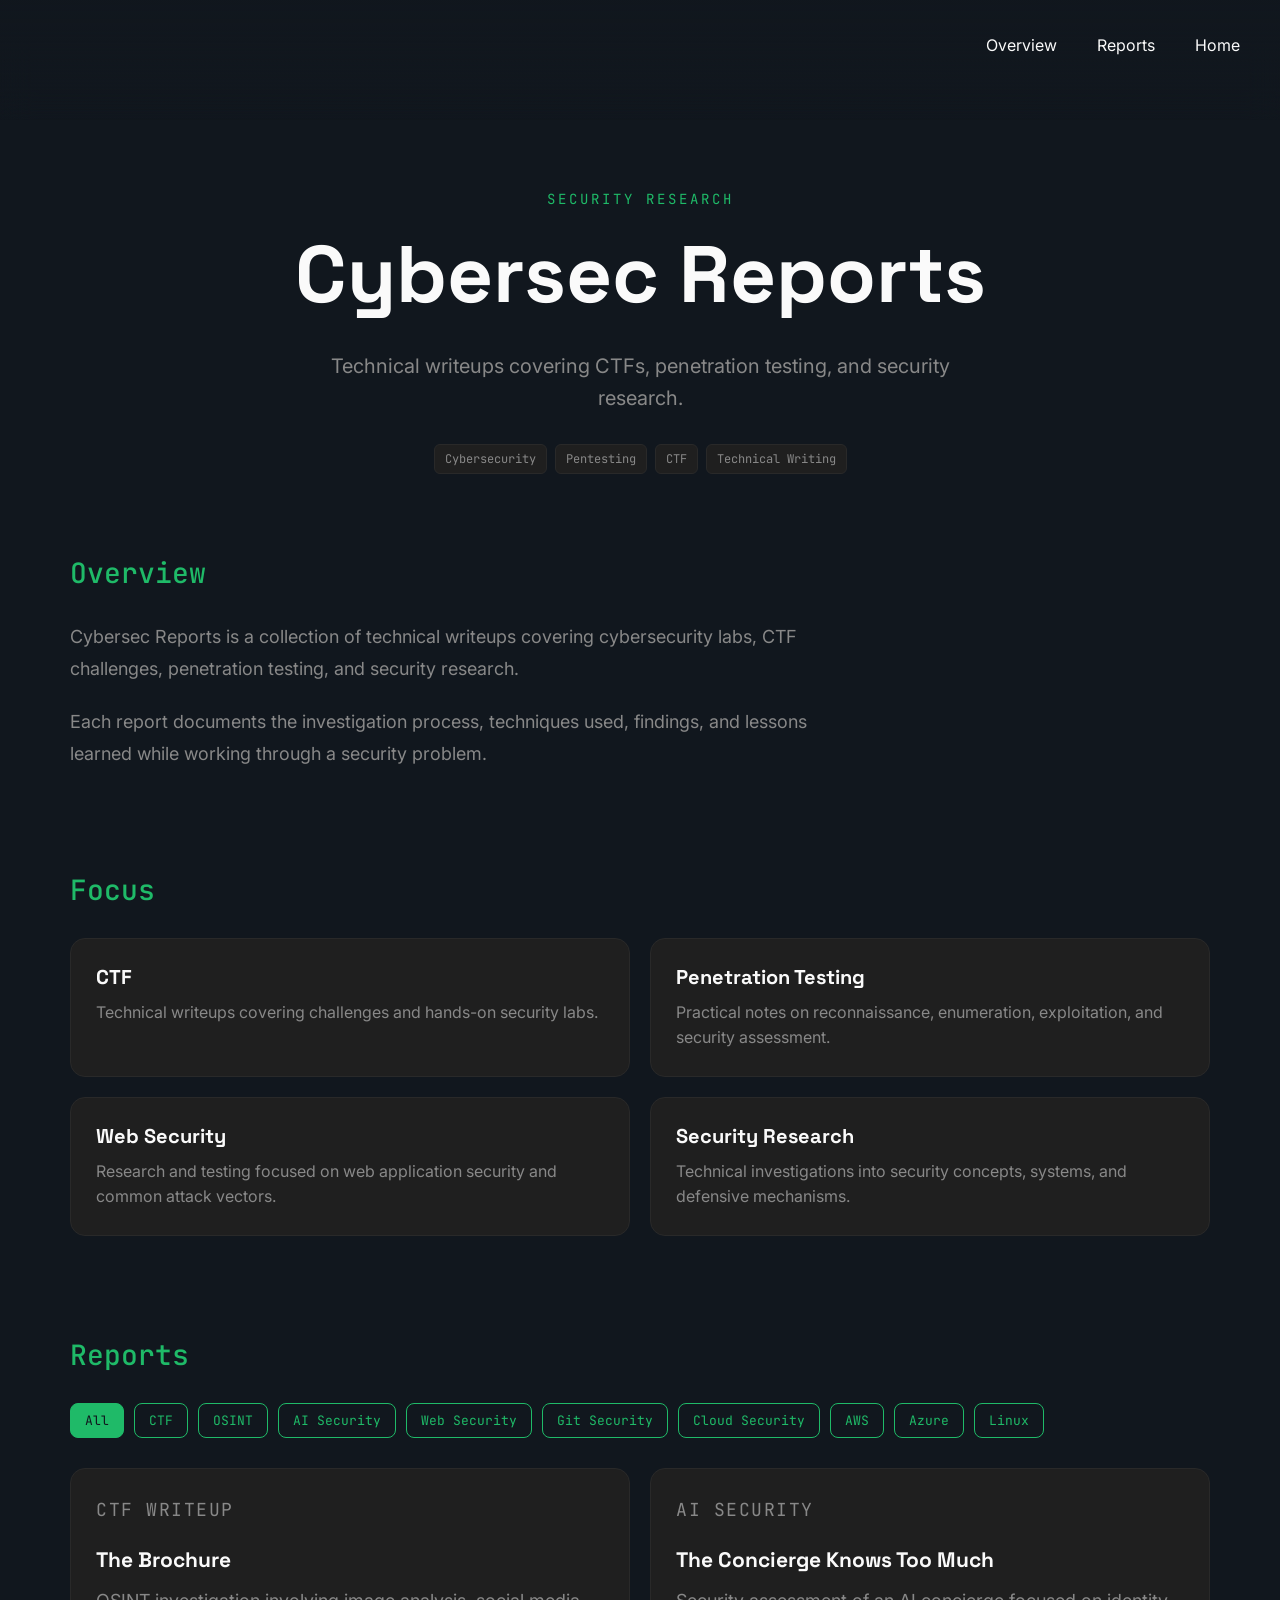
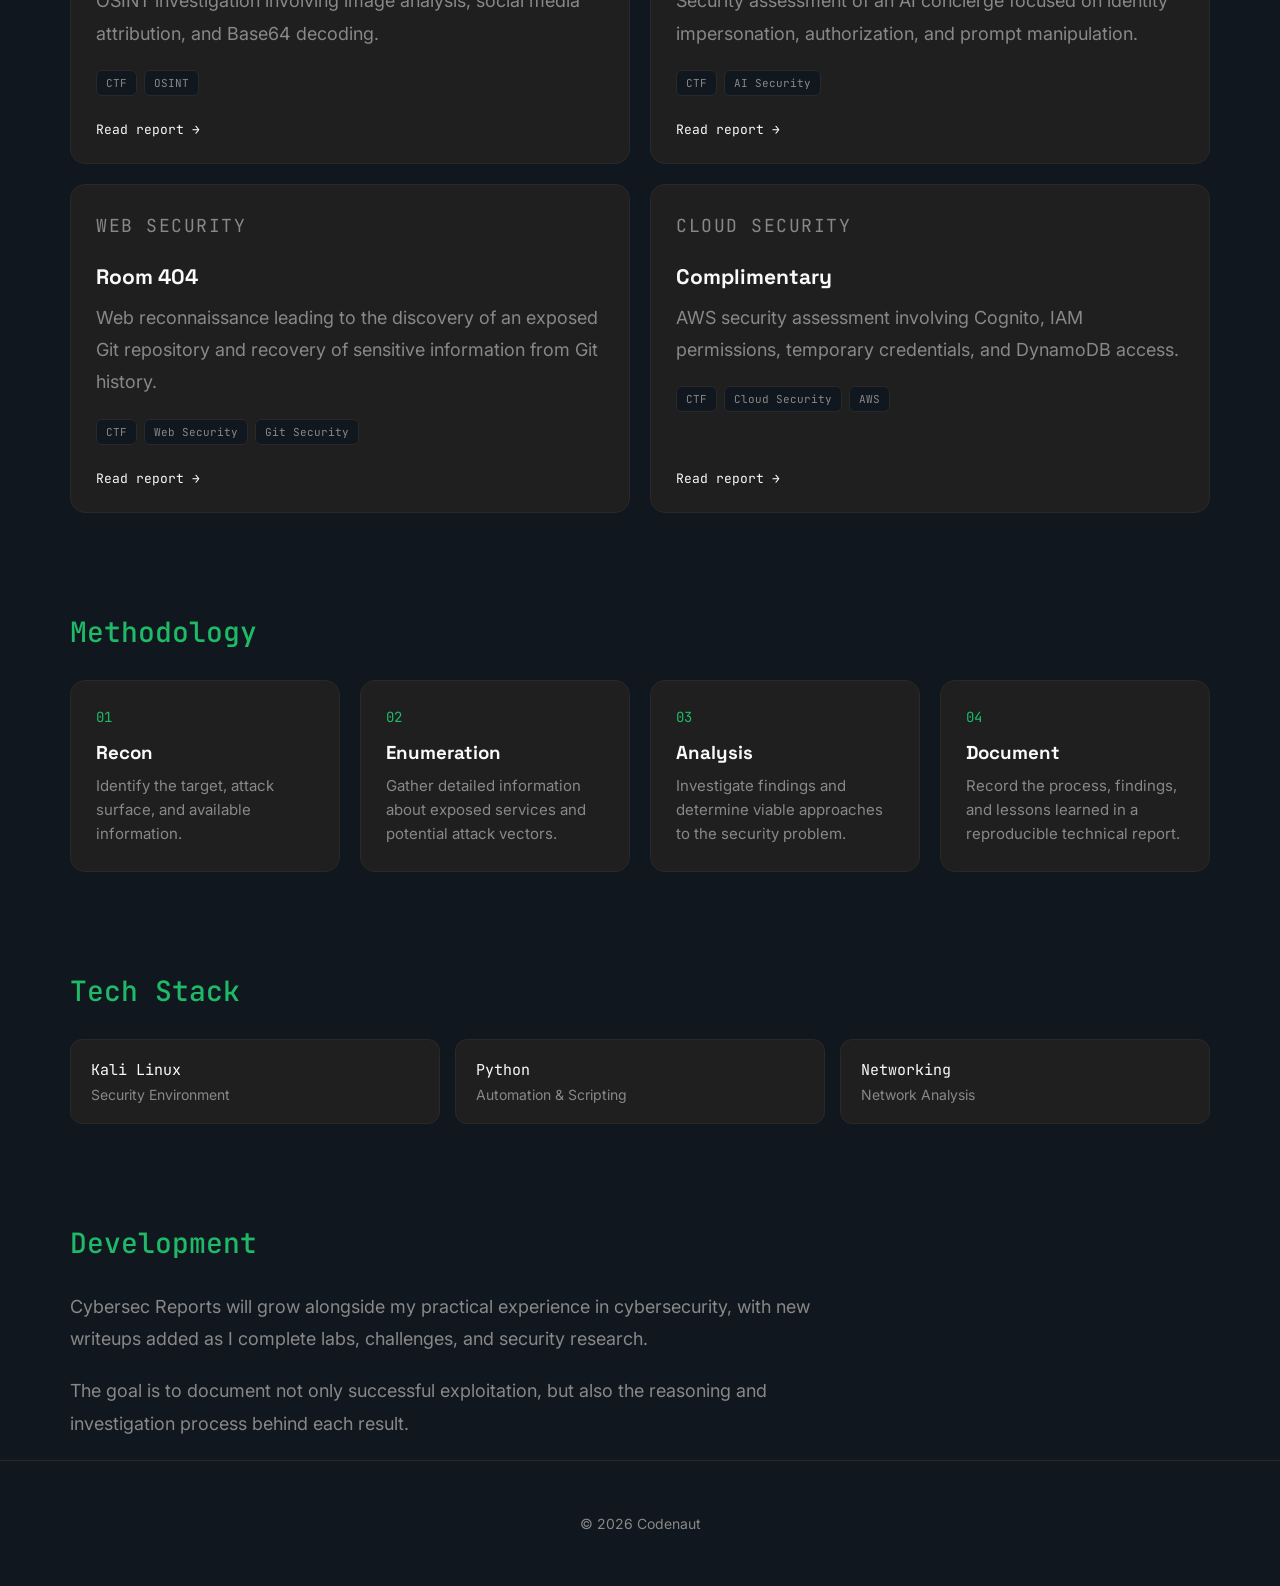
<file: projects/cybersec/index.html>
<!DOCTYPE html>

<html lang="en">

<head>
    <meta charset="UTF-8">
    <meta name="viewport" content="width=device-width, initial-scale=1.0">

    <title>Cybersec Reports | Codenaut</title>

    <link rel="icon" type="image/png" href="../../assets/avatar.png?v=2">

    <link rel="preconnect" href="https://fonts.googleapis.com">
    <link rel="preconnect" href="https://fonts.gstatic.com" crossorigin>

    <link
        href="https://fonts.googleapis.com/css2?family=Inter:wght@400;500;600;700&family=JetBrains+Mono:wght@400;500&family=Space+Grotesk:wght@400;500;600;700&display=swap"
        rel="stylesheet">

    <link rel="stylesheet" href="../../style.css">
    <link rel="stylesheet" href="../project.css">

    <script src="reports.js" defer></script>

</head>

<body>

    <header>

        <nav>
            <ul class="menu">
                <li><a href="#overview">Overview</a></li>
                <li><a href="#reports">Reports</a></li>
                <li><a href="../../index.html">Home</a></li>
            </ul>
        </nav>

    </header>


    <main>

        <section class="project-hero" id="overview">

            <p class="project-label">SECURITY RESEARCH</p>

            <h1>Cybersec Reports</h1>

            <p class="project-subtitle">
                Technical writeups covering CTFs, penetration testing,
                and security research.
            </p>

            <div class="project-tags">
                <span>Cybersecurity</span>
                <span>Pentesting</span>
                <span>CTF</span>
                <span>Technical Writing</span>
            </div>

        </section>


        <section class="project-section">

            <h2>Overview</h2>

            <p>
                Cybersec Reports is a collection of technical writeups
                covering cybersecurity labs, CTF challenges, penetration
                testing, and security research.
            </p>

            <p>
                Each report documents the investigation process, techniques
                used, findings, and lessons learned while working through
                a security problem.
            </p>

        </section>


        <section class="project-features">

            <h2>Focus</h2>

            <div class="features-grid">

                <div class="feature-card">
                    <h3>CTF</h3>
                    <p>
                        Technical writeups covering challenges and
                        hands-on security labs.
                    </p>
                </div>

                <div class="feature-card">
                    <h3>Penetration Testing</h3>
                    <p>
                        Practical notes on reconnaissance, enumeration,
                        exploitation, and security assessment.
                    </p>
                </div>

                <div class="feature-card">
                    <h3>Web Security</h3>
                    <p>
                        Research and testing focused on web application
                        security and common attack vectors.
                    </p>
                </div>

                <div class="feature-card">
                    <h3>Security Research</h3>
                    <p>
                        Technical investigations into security concepts,
                        systems, and defensive mechanisms.
                    </p>
                </div>

            </div>

        </section>


        <section class="project-section" id="reports">

            <h2>Reports</h2>

            <div class="report-filters">

                <button class="report-filter active" data-filter="all">
                    All
                </button>

                <button class="report-filter" data-filter="ctf">
                    CTF
                </button>

                <button class="report-filter" data-filter="osint">
                    OSINT
                </button>

                <button class="report-filter" data-filter="ai">
                    AI Security
                </button>

                <button class="report-filter" data-filter="web">
                    Web Security
                </button>

                <button class="report-filter" data-filter="git">
                    Git Security
                </button>

                <button class="report-filter" data-filter="cloud">
                    Cloud Security
                </button>

                <button class="report-filter" data-filter="aws">
                    AWS
                </button>

                <button class="report-filter" data-filter="azure">
                    Azure
                </button>

                <button class="report-filter" data-filter="linux">
                    Linux
                </button>

            </div>


            <div class="reports-grid">

                <article class="report-card"
                    data-tags="ctf,osint">

                    <div class="report-card-content">

                        <p class="report-type">
                            CTF WRITEUP
                        </p>

                        <h3>The Brochure</h3>

                        <p class="report-description">
                            OSINT investigation involving image analysis,
                            social media attribution, and Base64 decoding.
                        </p>

                        <div class="report-tags">
                            <span>CTF</span>
                            <span>OSINT</span>
                        </div>

                    </div>

                    <a
                        href="#"
                        class="report-link"
                        target="_blank"
                        rel="noopener noreferrer"
                    >
                        Read report →
                    </a>

                </article>


                <article class="report-card"
                    data-tags="ctf,ai">

                    <div class="report-card-content">

                        <p class="report-type">
                            AI SECURITY
                        </p>

                        <h3>The Concierge Knows Too Much</h3>

                        <p class="report-description">
                            Security assessment of an AI concierge focused on
                            identity impersonation, authorization, and prompt manipulation.
                        </p>

                        <div class="report-tags">
                            <span>CTF</span>
                            <span>AI Security</span>
                        </div>

                    </div>

                    <a
                        href="#"
                        class="report-link"
                        target="_blank"
                        rel="noopener noreferrer"
                    >
                        Read report →
                    </a>

                </article>


                <article class="report-card"
                    data-tags="ctf,web,git">

                    <div class="report-card-content">

                        <p class="report-type">
                            WEB SECURITY
                        </p>

                        <h3>Room 404</h3>

                        <p class="report-description">
                            Web reconnaissance leading to the discovery of an exposed
                            Git repository and recovery of sensitive information from Git history.
                        </p>

                        <div class="report-tags">
                            <span>CTF</span>
                            <span>Web Security</span>
                            <span>Git Security</span>
                        </div>

                    </div>

                    <a
                        href="#"
                        class="report-link"
                        target="_blank"
                        rel="noopener noreferrer"
                    >
                        Read report →
                    </a>

                </article>


                <article class="report-card"
                    data-tags="ctf,cloud,aws">

                    <div class="report-card-content">

                        <p class="report-type">
                            CLOUD SECURITY
                        </p>

                        <h3>Complimentary</h3>

                        <p class="report-description">
                            AWS security assessment involving Cognito, IAM permissions,
                            temporary credentials, and DynamoDB access.
                        </p>

                        <div class="report-tags">
                            <span>CTF</span>
                            <span>Cloud Security</span>
                            <span>AWS</span>
                        </div>

                    </div>

                    <a
                        href="#"
                        class="report-link"
                        target="_blank"
                        rel="noopener noreferrer"
                    >
                        Read report →
                    </a>

                </article>

            </div>
            </section>

        <section class="project-workflow">

            <h2>Methodology</h2>

            <div class="workflow">

                <div class="workflow-step">
                    <span>01</span>
                    <h3>Recon</h3>
                    <p>
                        Identify the target, attack surface, and available
                        information.
                    </p>
                </div>

                <div class="workflow-step">
                    <span>02</span>
                    <h3>Enumeration</h3>
                    <p>
                        Gather detailed information about exposed services
                        and potential attack vectors.
                    </p>
                </div>

                <div class="workflow-step">
                    <span>03</span>
                    <h3>Analysis</h3>
                    <p>
                        Investigate findings and determine viable approaches
                        to the security problem.
                    </p>
                </div>

                <div class="workflow-step">
                    <span>04</span>
                    <h3>Document</h3>
                    <p>
                        Record the process, findings, and lessons learned
                        in a reproducible technical report.
                    </p>
                </div>

            </div>

        </section>


        <section class="tech-stack">

            <h2>Tech Stack</h2>

            <div class="tech-grid">

                <div class="tech-item">
                    <span class="tech-name">Kali Linux</span>
                    <span class="tech-role">Security Environment</span>
                </div>

                <div class="tech-item">
                    <span class="tech-name">Python</span>
                    <span class="tech-role">Automation & Scripting</span>
                </div>

                <div class="tech-item">
                    <span class="tech-name">Networking</span>
                    <span class="tech-role">Network Analysis</span>
                </div>

            </div>

        </section>


        <section class="development-section">

            <h2>Development</h2>

            <p>
                Cybersec Reports will grow alongside my practical experience
                in cybersecurity, with new writeups added as I complete
                labs, challenges, and security research.
            </p>

            <p>
                The goal is to document not only successful exploitation,
                but also the reasoning and investigation process behind
                each result.
            </p>

        </section>


        <section class="project-links" id="contact">

            <h2>Links</h2>

            <a href="../../index.html#contact" class="project-link">
                ← Back to contact
            </a>

        </section>

    </main>


    <footer>
        <p>&copy; 2026 Codenaut</p>
    </footer>


</body>

</html>
</file>
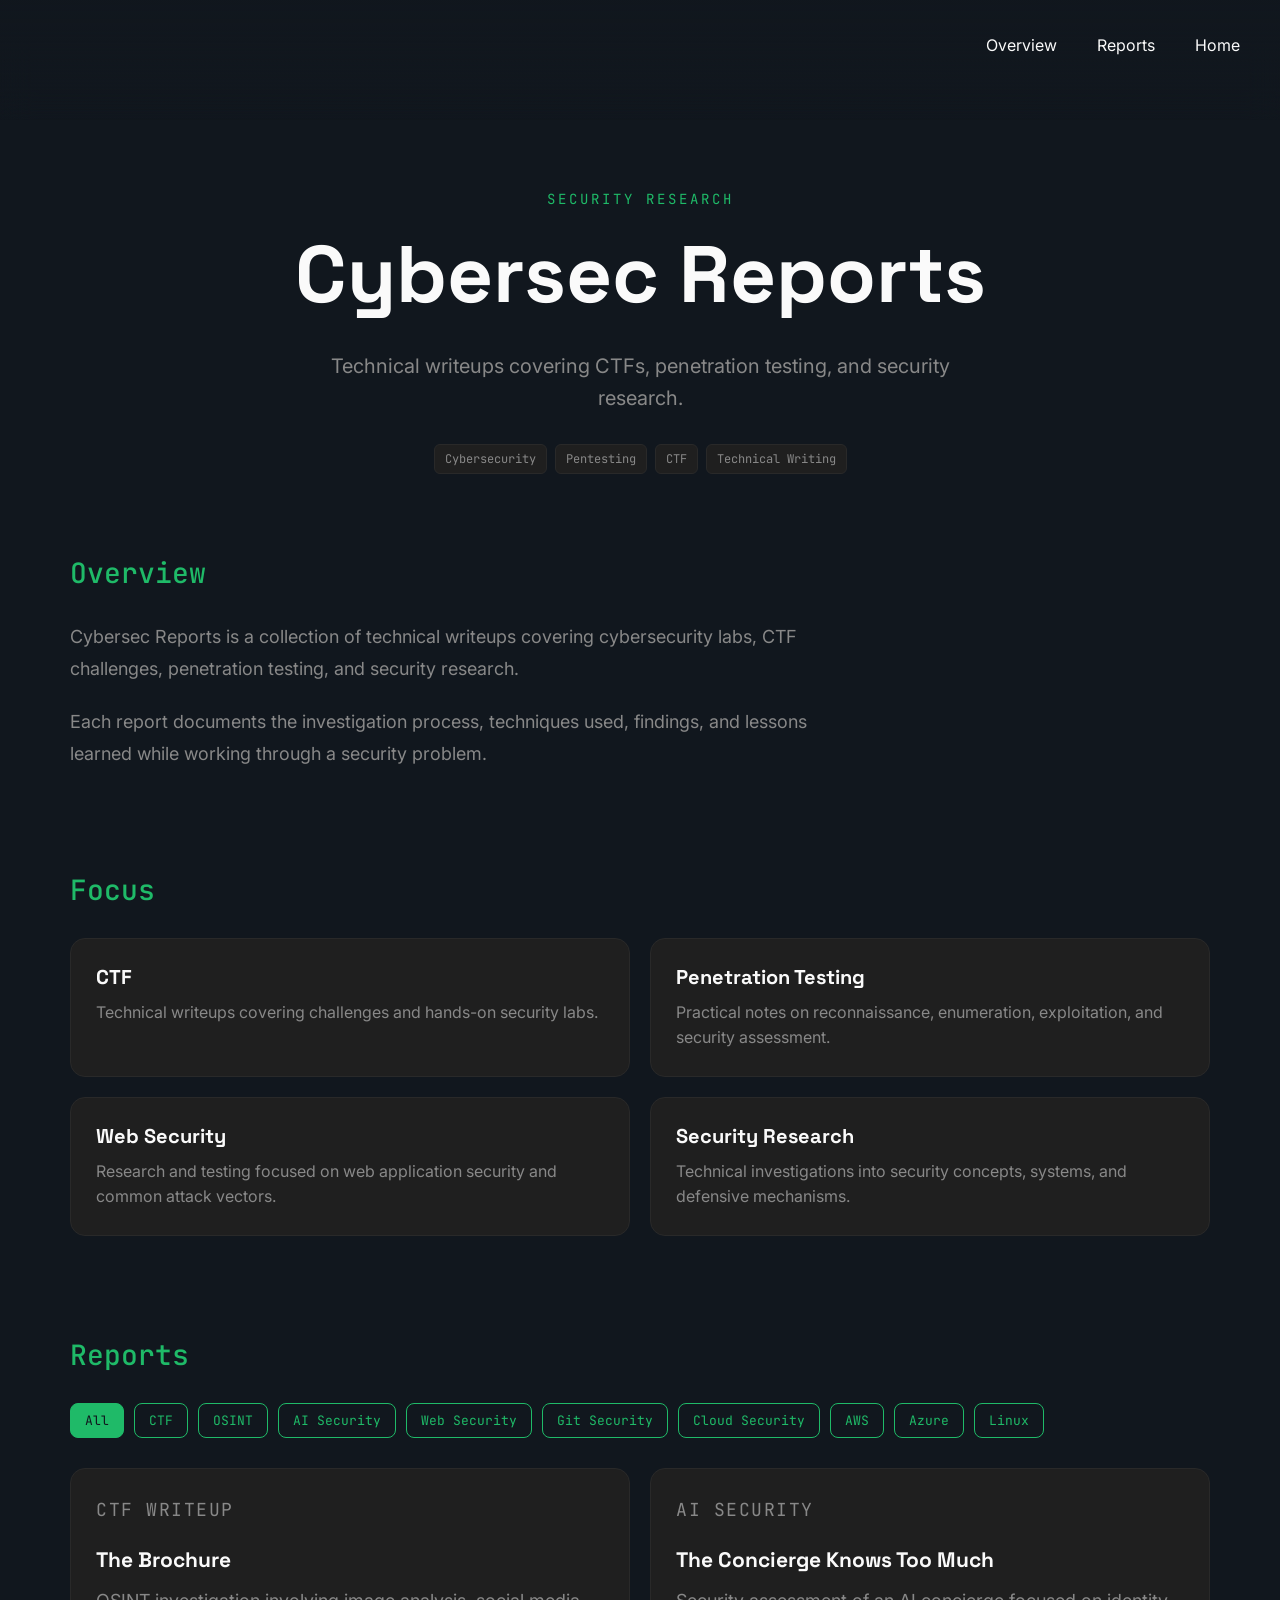
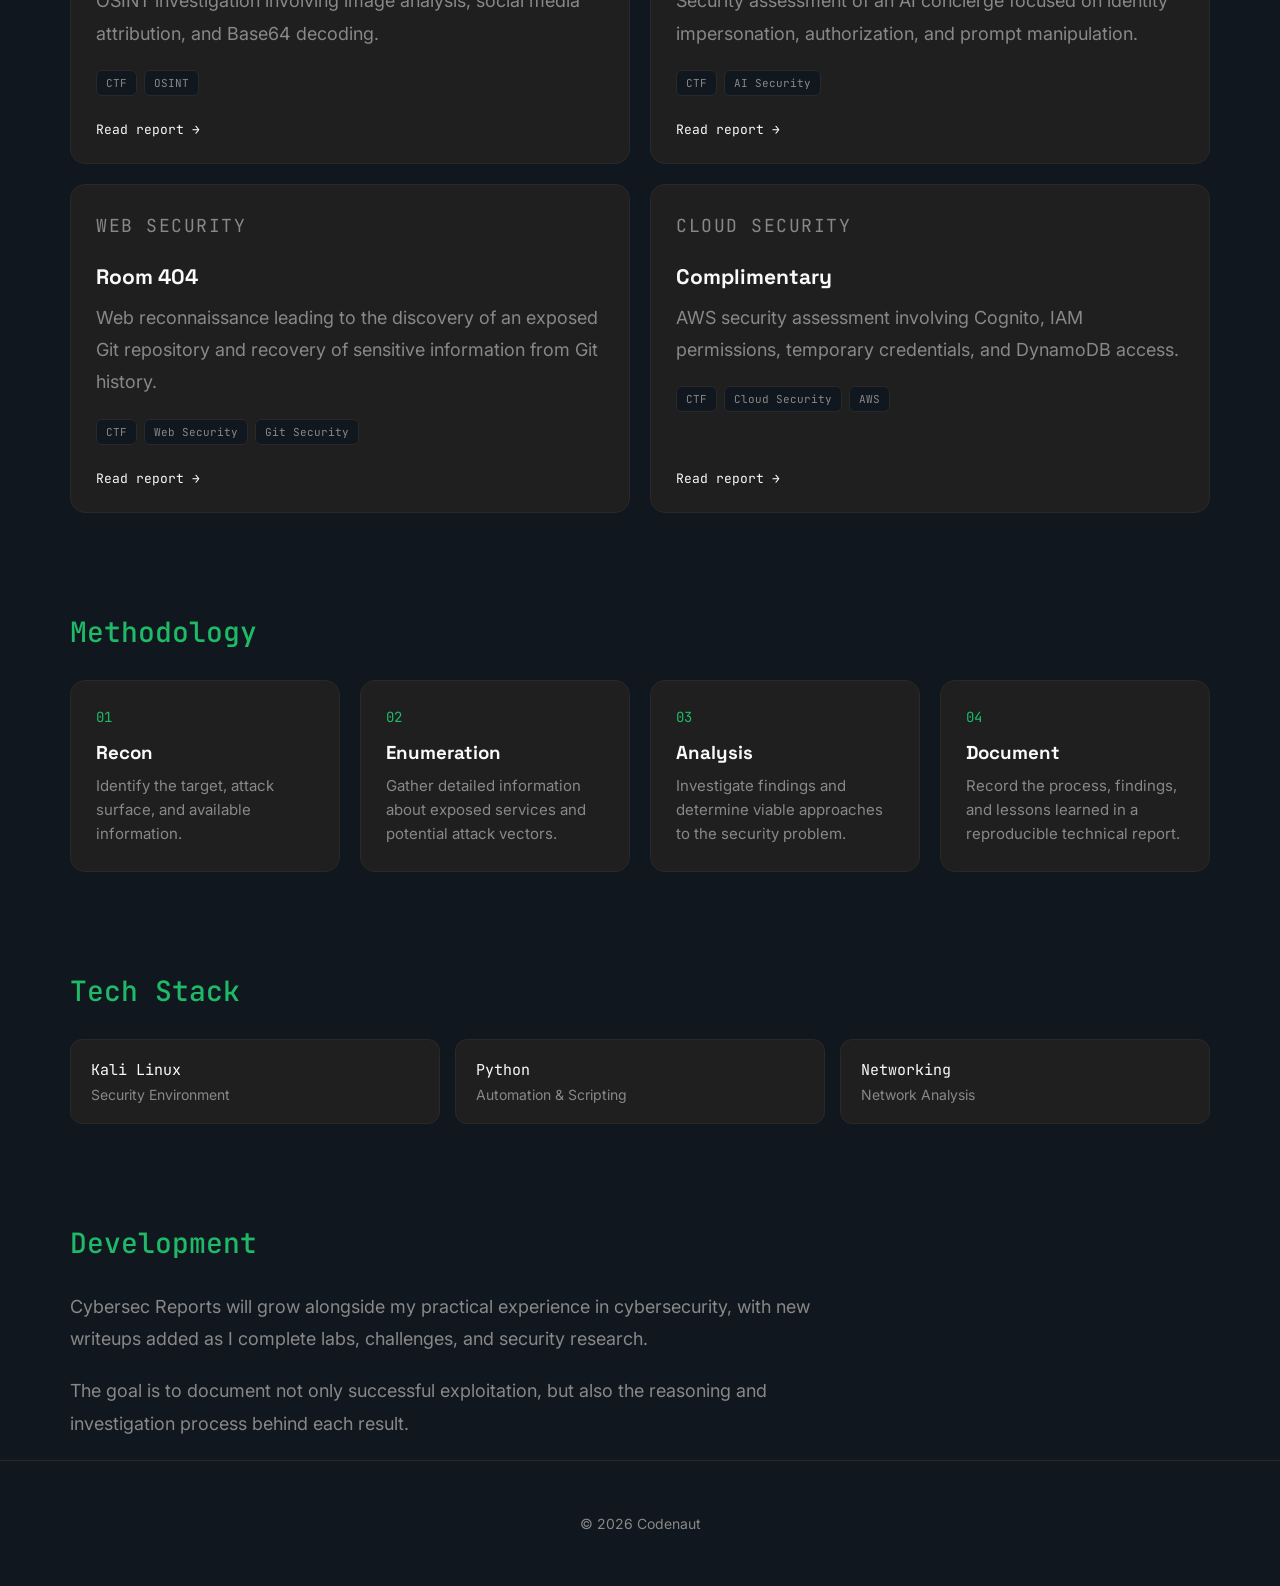
<file: projects/cybersec/cybersec.html>
<!DOCTYPE html>

<html lang="en">

<head>
    <meta charset="UTF-8">
    <meta name="viewport" content="width=device-width, initial-scale=1.0">

    <title>Cybersec Reports | Codenaut</title>

    <link rel="icon" type="image/png" href="../../assets/avatar.png?v=2">

    <link rel="preconnect" href="https://fonts.googleapis.com">
    <link rel="preconnect" href="https://fonts.gstatic.com" crossorigin>

    <link
        href="https://fonts.googleapis.com/css2?family=Inter:wght@400;500;600;700&family=JetBrains+Mono:wght@400;500&family=Space+Grotesk:wght@400;500;600;700&display=swap"
        rel="stylesheet">

    <link rel="stylesheet" href="../../style.css">
    <link rel="stylesheet" href="../project.css">

    <script src="reports.js" defer></script>

</head>

<body>

    <header>

        <nav>
            <ul class="menu">
                <li><a href="#overview">Overview</a></li>
                <li><a href="#reports">Reports</a></li>
                <li><a href="../../index.html">Home</a></li>
            </ul>
        </nav>

    </header>


    <main>

        <section class="project-hero" id="overview">

            <p class="project-label">SECURITY RESEARCH</p>

            <h1>Cybersec Reports</h1>

            <p class="project-subtitle">
                Technical writeups covering CTFs, penetration testing,
                and security research.
            </p>

            <div class="project-tags">
                <span>Cybersecurity</span>
                <span>Pentesting</span>
                <span>CTF</span>
                <span>Technical Writing</span>
            </div>

        </section>


        <section class="project-section">

            <h2>Overview</h2>

            <p>
                Cybersec Reports is a collection of technical writeups
                covering cybersecurity labs, CTF challenges, penetration
                testing, and security research.
            </p>

            <p>
                Each report documents the investigation process, techniques
                used, findings, and lessons learned while working through
                a security problem.
            </p>

        </section>


        <section class="project-features">

            <h2>Focus</h2>

            <div class="features-grid">

                <div class="feature-card">
                    <h3>CTF</h3>
                    <p>
                        Technical writeups covering challenges and
                        hands-on security labs.
                    </p>
                </div>

                <div class="feature-card">
                    <h3>Penetration Testing</h3>
                    <p>
                        Practical notes on reconnaissance, enumeration,
                        exploitation, and security assessment.
                    </p>
                </div>

                <div class="feature-card">
                    <h3>Web Security</h3>
                    <p>
                        Research and testing focused on web application
                        security and common attack vectors.
                    </p>
                </div>

                <div class="feature-card">
                    <h3>Security Research</h3>
                    <p>
                        Technical investigations into security concepts,
                        systems, and defensive mechanisms.
                    </p>
                </div>

            </div>

        </section>


        <section class="project-section" id="reports">

            <h2>Reports</h2>

            <div class="report-filters">

                <button class="report-filter active" data-filter="all">
                    All
                </button>

                <button class="report-filter" data-filter="ctf">
                    CTF
                </button>

                <button class="report-filter" data-filter="osint">
                    OSINT
                </button>

                <button class="report-filter" data-filter="ai">
                    AI Security
                </button>

                <button class="report-filter" data-filter="web">
                    Web Security
                </button>

                <button class="report-filter" data-filter="git">
                    Git Security
                </button>

                <button class="report-filter" data-filter="cloud">
                    Cloud Security
                </button>

                <button class="report-filter" data-filter="aws">
                    AWS
                </button>

                <button class="report-filter" data-filter="azure">
                    Azure
                </button>

                <button class="report-filter" data-filter="linux">
                    Linux
                </button>

            </div>


            <div class="reports-grid">

                <article class="report-card"
                    data-tags="ctf,osint">

                    <div class="report-card-content">

                        <p class="report-type">
                            CTF WRITEUP
                        </p>

                        <h3>The Brochure</h3>

                        <p class="report-description">
                            OSINT investigation involving image analysis,
                            social media attribution, and Base64 decoding.
                        </p>

                        <div class="report-tags">
                            <span>CTF</span>
                            <span>OSINT</span>
                        </div>

                    </div>

                    <a
                        href="reports/the-brochure/the-brochure.html"
                        class="report-link"
                        target="_blank"
                        rel="noopener noreferrer"
                    >
                        Read report →
                    </a>

                </article>


                <article class="report-card"
                    data-tags="ctf,ai">

                    <div class="report-card-content">

                        <p class="report-type">
                            AI SECURITY
                        </p>

                        <h3>The Concierge Knows Too Much</h3>

                        <p class="report-description">
                            Security assessment of an AI concierge focused on
                            identity impersonation, authorization, and prompt manipulation.
                        </p>

                        <div class="report-tags">
                            <span>CTF</span>
                            <span>AI Security</span>
                        </div>

                    </div>

                    <a
                        href="#"
                        class="report-link"
                        target="_blank"
                        rel="noopener noreferrer"
                    >
                        Read report →
                    </a>

                </article>


                <article class="report-card"
                    data-tags="ctf,web,git">

                    <div class="report-card-content">

                        <p class="report-type">
                            WEB SECURITY
                        </p>

                        <h3>Room 404</h3>

                        <p class="report-description">
                            Web reconnaissance leading to the discovery of an exposed
                            Git repository and recovery of sensitive information from Git history.
                        </p>

                        <div class="report-tags">
                            <span>CTF</span>
                            <span>Web Security</span>
                            <span>Git Security</span>
                        </div>

                    </div>

                    <a
                        href="#"
                        class="report-link"
                        target="_blank"
                        rel="noopener noreferrer"
                    >
                        Read report →
                    </a>

                </article>


                <article class="report-card"
                    data-tags="ctf,cloud,aws">

                    <div class="report-card-content">

                        <p class="report-type">
                            CLOUD SECURITY
                        </p>

                        <h3>Complimentary</h3>

                        <p class="report-description">
                            AWS security assessment involving Cognito, IAM permissions,
                            temporary credentials, and DynamoDB access.
                        </p>

                        <div class="report-tags">
                            <span>CTF</span>
                            <span>Cloud Security</span>
                            <span>AWS</span>
                        </div>

                    </div>

                    <a
                        href="#"
                        class="report-link"
                        target="_blank"
                        rel="noopener noreferrer"
                    >
                        Read report →
                    </a>

                </article>

            </div>
            </section>

        <section class="project-workflow">

            <h2>Methodology</h2>

            <div class="workflow">

                <div class="workflow-step">
                    <span>01</span>
                    <h3>Recon</h3>
                    <p>
                        Identify the target, attack surface, and available
                        information.
                    </p>
                </div>

                <div class="workflow-step">
                    <span>02</span>
                    <h3>Enumeration</h3>
                    <p>
                        Gather detailed information about exposed services
                        and potential attack vectors.
                    </p>
                </div>

                <div class="workflow-step">
                    <span>03</span>
                    <h3>Analysis</h3>
                    <p>
                        Investigate findings and determine viable approaches
                        to the security problem.
                    </p>
                </div>

                <div class="workflow-step">
                    <span>04</span>
                    <h3>Document</h3>
                    <p>
                        Record the process, findings, and lessons learned
                        in a reproducible technical report.
                    </p>
                </div>

            </div>

        </section>


        <section class="tech-stack">

            <h2>Tech Stack</h2>

            <div class="tech-grid">

                <div class="tech-item">
                    <span class="tech-name">Kali Linux</span>
                    <span class="tech-role">Security Environment</span>
                </div>

                <div class="tech-item">
                    <span class="tech-name">Python</span>
                    <span class="tech-role">Automation & Scripting</span>
                </div>

                <div class="tech-item">
                    <span class="tech-name">Networking</span>
                    <span class="tech-role">Network Analysis</span>
                </div>

            </div>

        </section>


        <section class="development-section">

            <h2>Development</h2>

            <p>
                Cybersec Reports will grow alongside my practical experience
                in cybersecurity, with new writeups added as I complete
                labs, challenges, and security research.
            </p>

            <p>
                The goal is to document not only successful exploitation,
                but also the reasoning and investigation process behind
                each result.
            </p>

        </section>


        <section class="project-links" id="contact">

            <h2>Links</h2>

            <a href="../../index.html#contact" class="project-link">
                ← Back to contact
            </a>

        </section>

    </main>


    <footer>
        <p>&copy; 2026 Codenaut</p>
    </footer>


</body>

</html>
</file>
<file: style.css>
:root {
    --background: #11171e;
    --surface: #1f1f1f;
    --surface-hover: #292929;
    --text: #fafafa;
    --muted: #888;
    --accent: #1fba68;
}


/* ===== Base ===== */

html {
    scroll-behavior: smooth;
}

body {
    margin: 0;
    font-family: "Inter", sans-serif;
    background-color: var(--background);
    color: var(--text);
}

h1, h2, h3 {
    font-family: "Space Grotesk", sans-serif;
    color: var(--text);
}

section {
    scroll-margin-top: 100px;
}

/* ===== Navigation ===== */

header {
    position: sticky;
    top: 20px;
    z-index: 1000;
}

.menu {
    list-style: none;
    padding: 0;
    margin: 20px;

    display: flex;
    justify-content: flex-end;
}

.menu li a {
    display: block;
    padding: 15px 20px;

    color: var(--text);
    text-decoration: none;

    border-radius: 25px;
}

.menu li a:hover {
    background-color: var(--text);
    color: var(--background);
}


/* ===== Hero ===== */

.hero {
    text-align: center;
    padding: 120px 20px 100px;
}

.hero-label {
    margin-bottom: 15px;

    font-family: "JetBrains Mono", monospace;
    font-size: 18px;
    letter-spacing: 3px;

    color: var(--accent);
}

.hero h1 {
    margin: 0;
    font-size: clamp(56px, 8vw, 100px);
}

.hero-description {
    max-width: 800px;
    margin: 25px auto 0;

    color: var(--muted);
    font-size: 23px;
    line-height: 1.6;
}

.hero-status {
    margin-top: 30px;

    font-family: "JetBrains Mono", monospace;
    font-size: 16px;

    color: var(--muted);
}

.hero-status span {
    color: var(--accent);
}

.hero-status span::after {
    content: "█";
    margin-left: 3px;
    animation: blink 1s infinite;
}

/* ===== About ===== */

.about-section {
    max-width: 1250px;
    margin: 0 auto;
    padding: 80px 20px;
}

.about-section h2 {
    margin-bottom: 45px;

    font-family: "JetBrains Mono", monospace;
    font-size: 18px;
    font-weight: 500;
    letter-spacing: 2px;

    color: var(--accent);
}

.about-content {
    display: grid;
    grid-template-columns: 1.5fr 1fr;
    gap: 80px;
}

.about-text p {
    margin: 0 0 20px;

    color: var(--muted);
    font-size: 18px;
    line-height: 1.7;
}

.about-focus h3 {
    margin: 0 0 15px;

    font-size: 20px;
}

.about-focus ul {
    margin: 0 0 35px;
    padding-left: 20px;

    color: var(--muted);
    line-height: 1.8;
}

.about-focus li::marker {
    color: var(--accent);
}

/* ===== Projects ===== */

.projects-section {
    max-width: 1250px;
    margin: 0 auto;
    padding: 80px 20px;
}

.projects-section h2 {
    margin-bottom: 45px;

    font-family: "JetBrains Mono", monospace;
    font-size: 18px;
    font-weight: 500;
    letter-spacing: 2px;

    color: var(--accent);
}

.projects-grid {
    display: grid;
    grid-template-columns: repeat(3, 1fr);
    gap: 20px;

    max-width: 1250px;
    margin: 0 auto;
}


/* ===== Project Card ===== */

.project-pill {
    display: flex;
    flex-direction: column;
    align-items: center;
    justify-content: center;

    min-height: 200px;
    padding: 30px;

    box-sizing: border-box;

    background-color: var(--surface);
    border: 1px solid var(--surface-hover);
    border-radius: 20px;

    color: var(--text);
    text-decoration: none;

    transition:
        transform 0.2s,
        background-color 0.2s,
        border-color 0.2s;
}

.project-pill h3 {
    margin: 0 0 15px;
    transition: color 0.2s;
}

.project-pill p {
    margin: 0;

    color: var(--muted);
    text-align: center;

    transition: color 0.2s;
}

.project-pill:hover {
    transform: translateY(-5px);

    background-color: var(--accent);
    border-color: var(--accent);
}

.project-pill:hover p {
    color: var(--text);
}

.project-pill:hover h3 {
    color: var(--background);
}


/* ===== Project Tags ===== */

.project-tags {
    display: flex;
    justify-content: center;
    flex-wrap: wrap;
    gap: 8px;

    margin-top: 25px;
}

.project-tags span {
    padding: 6px 10px;

    font-family: "JetBrains Mono", monospace;
    font-size: 12px;

    color: var(--muted);
    background-color: var(--background);
    border: 1px solid var(--surface-hover);
    border-radius: 6px;

    transition: color 0.2s, border-color 0.2s;
}

.project-pill:hover .project-tags span {
    color: var(--text);
    border-color: white;
}

/* ===== Contact ===== */

.contact-section {
    max-width: 1250px;
    margin: 0 auto;
    padding: 100px 20px;
}

.contact-section h2 {
    margin: 0 0 20px;

    font-family: "JetBrains Mono", monospace;
    font-size: 18px;
    font-weight: 500;
    letter-spacing: 2px;

    color: var(--accent);
}

.contact-section h1 {
    margin: 0;
    text-align: center;

    font-size: clamp(40px, 6vw, 64px);
}

.contact-description {
    max-width: 600px;
    margin: 25px auto 35px;

    color: var(--muted);
    font-size: 18px;
    line-height: 1.6;
}

.contact-links {
    display: flex;
    justify-content: center;
    flex-wrap: wrap;
    gap: 12px;
}

.contact-link {
    display: flex;
    align-items: center;
    gap: 10px;

    padding: 12px 20px;

    background-color: var(--surface);
    border: 1px solid var(--surface-hover);
    border-radius: 10px;

    color: var(--text);
    text-decoration: none;

    font-family: "JetBrains Mono", monospace;
    font-size: 14px;

    transition:
        transform 0.2s,
        background-color 0.2s,
        border-color 0.2s;
}

.contact-link img {
    width: 18px;
    height: 18px;

    filter: brightness(0) invert(1);
}

.contact-link:hover {
    transform: translateY(-3px);

    background-color: var(--accent);
    border-color: var(--accent);

    color: var(--background);
}

/* ===== Responsive ===== */

@keyframes blink {
    0%, 50% {
        opacity: 1;
    }

    51%, 100% {
        opacity: 0;
    }
}


@media (max-width: 1280px) {

    header {
        position: sticky;
        top: 20px;
        z-index: 1000;
    }

    header::before {
        content: "";

        position: absolute;
        top: -20px;
        left: 0;
        right: 0;

        height: 120px;

        z-index: -1;

        background: linear-gradient(
            to bottom,
            rgba(17, 23, 30, 0.98) 0%,
            rgba(17, 23, 30, 0.92) 25%,
            rgba(17, 23, 30, 0.70) 50%,
            rgba(17, 23, 30, 0.35) 70%,
            rgba(17, 23, 30, 0.10) 88%,
            transparent 100%
        );

        backdrop-filter: blur(16px);
        -webkit-backdrop-filter: blur(16px);

        pointer-events: none;
    }

    .about-content {
        grid-template-columns: 1fr;
        gap: 40px;
    }

    .projects-grid {
        grid-template-columns: repeat(2, 1fr);
    }

}


@media (max-width: 900px) {

    .hero {
        padding: 100px 30px 80px;
    }

    .hero-description {
        font-size: 21px;
    }

    .about-section,
    .projects-section {
        padding-top: 70px;
        padding-bottom: 70px;
    }

    .projects-grid {
        grid-template-columns: 1fr;
    }

}


@media (max-width: 600px) {

    .menu {
        width: fit-content;
        margin: 12px auto;
        gap: 2px;
    }

    .menu li a {
        padding: 12px 10px;
        font-size: 14px;
    }


    /* ===== Hero ===== */

    .hero {
        padding: 80px 20px 70px;
    }

    .hero-label {
        font-size: 15px;
        letter-spacing: 2px;
    }

    .hero h1 {
        font-size: clamp(52px, 16vw, 80px);
    }

    .hero-description {
        margin-top: 20px;

        font-size: 18px;
        line-height: 1.5;
    }

    .hero-status {
        margin-top: 25px;
        font-size: 14px;
    }


    /* ===== About ===== */

    .about-section,
    .projects-section {
        padding: 60px 20px;
    }

    .about-section h2,
    .projects-section h2,
    .contact-section h2 {
        margin-bottom: 35px;

        font-size: 15px;
        letter-spacing: 1px;
        white-space: nowrap;
    }

    .about-content {
        gap: 35px;
    }

    .about-text p {
        font-size: 16px;
        line-height: 1.7;
    }

    .about-focus h3 {
        font-size: 18px;
    }

    .about-focus ul {
        margin-bottom: 30px;
        line-height: 1.7;
    }


    /* ===== Projects ===== */

    .project-pill {
        min-height: 190px;
        padding: 25px 20px;
    }

    .project-pill h3 {
        font-size: 20px;
    }

    .project-pill p {
        font-size: 15px;
        line-height: 1.6;
    }

    .project-tags {
        margin-top: 20px;
    }


    /* ===== Contact ===== */

    .contact-section {
        padding: 80px 20px;
    }

    .contact-section h1 {
        font-size: clamp(38px, 11vw, 56px);
    }

    .contact-description {
        font-size: 16px;
    }

    .contact-links {
        gap: 10px;
    }

    .contact-link {
        padding: 11px 16px;
        font-size: 13px;
    }

}
</file>
<file: projects/project.css>
/* ===== Project Hero ===== */

.project-hero {
    max-width: 1200px;
    margin: 0 auto;
    padding: 100px 30px 80px;

    box-sizing: border-box;
    text-align: center;
}

.project-label {
    margin: 0 0 15px;

    font-family: "JetBrains Mono", monospace;
    font-size: 14px;
    letter-spacing: 3px;

    color: var(--accent);
}

.project-hero h1 {
    margin: 0;

    font-size: clamp(48px, 7vw, 80px);
}

.project-subtitle {
    max-width: 700px;
    margin: 25px auto 0;

    color: var(--muted);
    font-size: 20px;
    line-height: 1.6;
}


/* ===== Navigation ===== */

.nav-toggle {
    display: none;
}

.nav-toggle-label {
    display: none;
}


/* ===== Project Sections ===== */

.project-section,
.project-features,
.project-workflow,
.development-section,
.project-links,
.tech-stack,
.project-status {
    max-width: 1200px;
    margin: 0 auto;
    padding-left: 30px;
    padding-right: 30px;

    box-sizing: border-box;
}

.project-section {
    margin-bottom: 100px;
}

.project-section h2,
.project-features h2,
.project-workflow h2,
.development-section h2,
.project-links h2,
.tech-stack h2,
.project-status h2 {
    margin: 0 0 30px;

    font-family: "JetBrains Mono", monospace;
    font-size: 28px;
    font-weight: 500;

    color: var(--accent);
}

.project-section p,
.development-section p {
    max-width: 800px;
    margin: 0 0 20px;

    color: var(--muted);
    font-size: 18px;
    line-height: 1.8;
}


/* ===== Project Status ===== */

.project-status {
    margin-bottom: 100px;
}

.status-output {
    overflow: hidden;

    background-color: var(--surface);
    border: 1px solid var(--surface-hover);
    border-radius: 15px;

    font-family: "JetBrains Mono", monospace;
    font-size: 14px;
}

.status-header,
.status-row {
    display: grid;
    grid-template-columns: 1.2fr 0.5fr 1.5fr;
    gap: 20px;

    padding: 18px 25px;
}

.status-header {
    color: var(--muted);
    border-bottom: 1px solid var(--surface-hover);

    font-size: 12px;
    letter-spacing: 1px;
}

.status-row {
    color: var(--text);
}

.status-active {
    display: flex;
    align-items: center;
    gap: 8px;
}

.status-dot {
    width: 7px;
    height: 7px;

    background-color: var(--accent);
    border-radius: 50%;
}


/* ===== Features ===== */

.project-features {
    margin-bottom: 100px;
}

.features-grid {
    display: grid;
    grid-template-columns: repeat(2, 1fr);
    gap: 20px;
}

.feature-card {
    padding: 25px;

    background-color: var(--surface);
    border: 1px solid var(--surface-hover);
    border-radius: 15px;

    transition:
        transform 0.2s,
        border-color 0.2s;
}

.feature-card:hover {
    transform: translateY(-3px);
    border-color: var(--accent);
}

.feature-card h3 {
    margin: 0 0 10px;
    font-size: 20px;
}

.feature-card p {
    margin: 0;

    color: var(--muted);
    font-size: 16px;
    line-height: 1.6;
}


/* ===== Workflow ===== */

.project-workflow {
    margin-bottom: 100px;
}

.workflow {
    display: grid;
    grid-template-columns: repeat(4, 1fr);
    gap: 20px;
}

.workflow-step {
    padding: 25px;

    background-color: var(--surface);
    border: 1px solid var(--surface-hover);
    border-radius: 15px;
}

.workflow-step span {
    font-family: "JetBrains Mono", monospace;
    font-size: 14px;

    color: var(--accent);
}

.workflow-step h3 {
    margin: 15px 0 10px;
}

.workflow-step p {
    margin: 0;

    color: var(--muted);
    font-size: 15px;
    line-height: 1.6;
}


/* ===== Tech Stack ===== */

.tech-stack {
    margin-bottom: 100px;
}

.tech-stack h2 {
    margin: 0 0 30px;

    font-family: "JetBrains Mono", monospace;
    font-size: 28px;
    font-weight: 500;

    color: var(--accent);
}

.tech-grid {
    display: grid;
    grid-template-columns: repeat(3, 1fr);
    gap: 15px;
}

.tech-item {
    display: flex;
    flex-direction: column;
    gap: 6px;

    padding: 20px;

    background-color: var(--surface);
    border: 1px solid var(--surface-hover);
    border-radius: 12px;

    transition:
        transform 0.2s,
        border-color 0.2s;
}

.tech-item:hover {
    transform: translateY(-3px);
    border-color: var(--accent);
}

.tech-name {
    font-family: "JetBrains Mono", monospace;
    font-size: 15px;

    color: var(--text);
}

.tech-role {
    color: var(--muted);
    font-size: 14px;
}


/* ===== Project Tags ===== */

.project-tags {
    display: flex;
    justify-content: center;
    flex-wrap: wrap;
    gap: 8px;

    margin-top: 30px;
}

.project-tags span {
    padding: 6px 10px;

    font-family: "JetBrains Mono", monospace;
    font-size: 12px;

    color: var(--muted);
    background-color: var(--surface);
    border: 1px solid var(--surface-hover);
    border-radius: 6px;
}


/* ===== Project Links ===== */

.project-links {
    display: none;

    padding-top: 50px;
    padding-bottom: 80px;

    border-top: 1px solid var(--surface-hover);
}

.project-link {
    display: inline-flex;
    align-items: center;
    gap: 10px;

    padding: 12px 20px;

    background-color: var(--surface);
    border: 1px solid var(--surface-hover);
    border-radius: 10px;

    color: var(--text);
    text-decoration: none;

    font-family: "JetBrains Mono", monospace;
    font-size: 14px;

    transition:
        transform 0.2s,
        background-color 0.2s,
        border-color 0.2s;
}

.project-link img {
    width: 18px;
    height: 18px;

    filter: brightness(0) invert(1);
}

.project-link:hover {
    transform: translateY(-2px);

    background-color: var(--accent);
    border-color: var(--accent);

    color: var(--background);
}


/* ===== Report Filters ===== */

.report-filters {
    display: flex;
    flex-wrap: wrap;
    gap: 10px;

    margin-bottom: 30px;
}

.report-filter {
    padding: 8px 14px;

    background-color: var(--background);
    border: 1px solid var(--accent);
    border-radius: 8px;

    color: var(--accent);

    font-family: "JetBrains Mono", monospace;
    font-size: 13px;

    cursor: pointer;

    transition:
        background-color 0.2s,
        color 0.2s,
        transform 0.2s;
}

.report-filter:hover {
    transform: translateY(-2px);
}

.report-filter.active {
    background-color: var(--accent);
    color: var(--background);
}

.reports-grid {
display: grid;
grid-template-columns: repeat(2, 1fr);
gap: 20px;
}

.report-card {
display: flex;
flex-direction: column;
justify-content: space-between;

min-height: 250px;
padding: 25px;

box-sizing: border-box;

background-color: var(--surface);
border: 1px solid var(--surface-hover);
border-radius: 15px;

transition:
    transform 0.2s,
    border-color 0.2s;

}

.report-card:hover {
transform: translateY(-3px);
border-color: var(--accent);
}

.report-type {
margin: 0 0 12px;

font-family: "JetBrains Mono", monospace;
font-size: 11px;
letter-spacing: 1.5px;

color: var(--accent);

}

.report-card h3 {
margin: 0 0 12px;

font-size: 21px;

}

.report-description {
margin: 0;

color: var(--muted);
font-size: 15px;
line-height: 1.6;

}

.report-tags {
display: flex;
flex-wrap: wrap;
gap: 7px;

margin-top: 20px;

}

.report-tags span {
padding: 5px 9px;

background-color: var(--background);
border: 1px solid var(--surface-hover);
border-radius: 6px;

color: var(--muted);

font-family: "JetBrains Mono", monospace;
font-size: 11px;

}

.report-link {
align-self: flex-start;

margin-top: 25px;

color: var(--text);
text-decoration: none;

font-family: "JetBrains Mono", monospace;
font-size: 13px;

transition: color 0.2s;

}

.report-link:hover {
color: var(--accent);
}

/* ===== Report Filtering ===== */

.report-card.hidden {
display: none;
}


/* ===== Footer ===== */

footer {
    padding: 40px 20px;

    border-top: 1px solid var(--surface-hover);

    text-align: center;

    color: var(--muted);
    font-size: 14px;
}


/* ===== Responsive ===== */

@media (max-width: 900px) {

    .features-grid {
        grid-template-columns: 1fr;
    }

    .workflow {
        grid-template-columns: repeat(2, 1fr);
    }

    .tech-grid {
        grid-template-columns: repeat(2, 1fr);
    }

    .nav-toggle-label {
        display: flex;
        flex-direction: column;
        justify-content: center;
        align-items: center;
        gap: 5px;

        width: 45px;
        height: 45px;
        margin: 12px 20px 12px auto;

        border-radius: 25px;

        cursor: pointer;
    }

    .nav-toggle-label:hover {
        background-color: var(--text);
    }

    .nav-toggle-label span {
        width: 20px;
        height: 2px;

        background-color: var(--text);

        transition:
            transform 0.2s,
            opacity 0.2s,
            background-color 0.2s;
    }

    .nav-toggle-label:hover span {
        background-color: var(--background);
    }

    .project-nav .menu,
    nav .menu {
        display: none;

        flex-direction: column;
        align-items: stretch;

        width: fit-content;
        min-width: 220px;

        margin: 0 20px 12px auto;
        padding: 8px;

        background-color: var(--surface);
        border: 1px solid var(--surface-hover);
        border-radius: 15px;
    }

    .nav-toggle:checked ~ .menu {
        display: flex;
    }

    nav .menu li a {
        padding: 12px 16px;
    }


    /* Hamburger → X */

    .nav-toggle:checked + .nav-toggle-label span:nth-child(1) {
        transform: translateY(7px) rotate(45deg);
    }

    .nav-toggle:checked + .nav-toggle-label span:nth-child(2) {
        opacity: 0;
    }

    .nav-toggle:checked + .nav-toggle-label span:nth-child(3) {
        transform: translateY(-7px) rotate(-45deg);
    }

    .reports-grid { 
        grid-template-columns: 1fr; 
    }

}

@media (max-width: 600px) {

    .project-hero {
        padding: 70px 20px 60px;
    }

    .project-section,
    .project-features,
    .project-workflow,
    .development-section,
    .project-links,
    .tech-stack,
    .project-status {
        padding-left: 20px;
        padding-right: 20px;
    }

    .project-section,
    .project-features,
    .development-section,
    .project-workflow,
    .tech-stack,
    .project-status {
        margin-bottom: 70px;
    }

    .workflow {
        grid-template-columns: 1fr;
    }

    .tech-grid {
        grid-template-columns: 1fr;
    }

    .status-header,
    .status-row {
        grid-template-columns: 1fr;
        gap: 8px;
    }

    .status-header {
        display: none;
    }

    .status-row {
        padding: 20px;
    }
}
</file>
